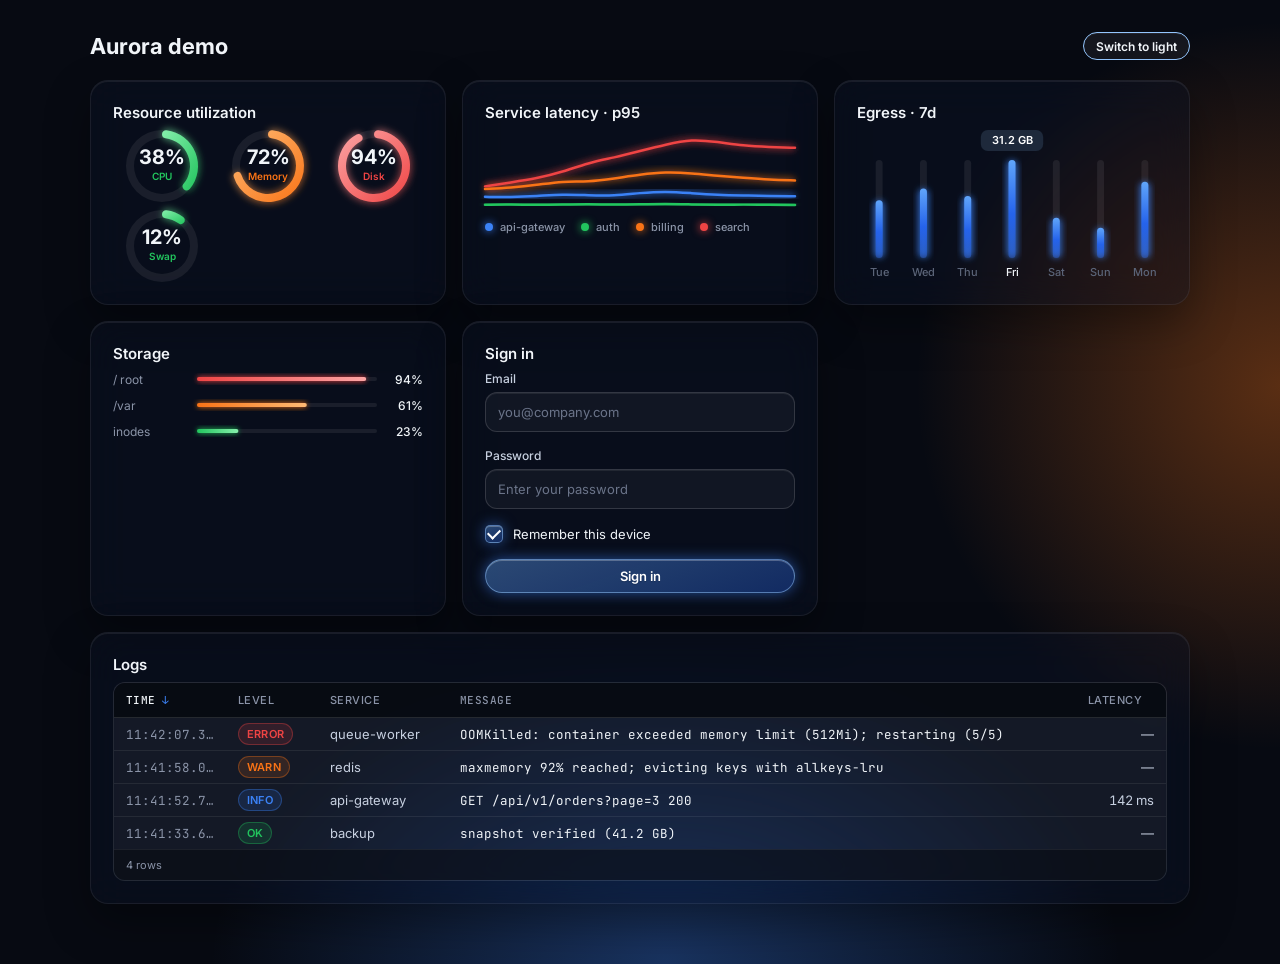
<file: demo/index.html>
<!doctype html>
<html lang="en" data-theme="dark">
<head>
<meta charset="utf-8">
<title>Aurora — demo</title>
<link href="https://fonts.googleapis.com/css2?family=Inter:wght@400;500;600;700&family=JetBrains+Mono:wght@400;500&display=swap" rel="stylesheet">
<link rel="stylesheet" href="../tokens.css">
<link rel="stylesheet" href="../components/bundle.css">
<script src="../components/lib/d3.min.js"></script>
<script src="../components/bundle.js"></script>
<style>
  body { margin: 0; min-height: 100vh; padding: 32px; font-family: var(--font-sans); color: var(--ink); background: var(--surface-000);
    background-image: radial-gradient(560px 560px at 100% 40%, var(--glow-warm), transparent 65%), radial-gradient(700px 460px at 52% 100%, var(--glow-cool), transparent 65%); }
  .grid { display: grid; grid-template-columns: repeat(auto-fit, minmax(min(100%, 300px), 1fr)); gap: 16px; max-width: 1100px; margin: 0 auto; }
  .bar { max-width: 1100px; margin: 0 auto 20px; display: flex; justify-content: space-between; align-items: center; }
  .gauges { display: grid; grid-template-columns: repeat(auto-fit, minmax(72px, 1fr)); justify-items: center; gap: 8px; }
  .stack { display: flex; flex-direction: column; gap: 10px; }
</style>
</head>
<body>
  <div class="bar">
    <h1 style="margin:0;font-size:22px">Aurora demo</h1>
    <button class="au-btn au-btn-sm" id="theme" type="button">Switch to light</button>
  </div>
  <div class="grid">
    <section class="au-card"><h2 class="au-card-title">Resource utilization</h2><div class="gauges"><div id="cpu"></div><div id="mem"></div><div id="disk"></div><div id="swap"></div></div></section>
    <section class="au-card"><h2 class="au-card-title">Service latency · p95</h2><div id="lat"></div></section>
    <section class="au-card"><h2 class="au-card-title">Egress · 7d</h2><div id="egress"></div></section>
    <section class="au-card"><h2 class="au-card-title">Storage</h2><div class="stack"><div id="m1"></div><div id="m2"></div><div id="m3"></div></div></section>
    <section class="au-card"><h2 class="au-card-title">Sign in</h2>
      <form class="au-form" onsubmit="return false">
        <div class="au-field"><label class="au-label" for="email">Email</label><div class="au-control"><input class="au-input" id="email" type="email" placeholder="you@company.com"></div></div>
        <div class="au-field"><label class="au-label" for="pw">Password</label><div class="au-control"><input class="au-input" id="pw" type="password" placeholder="Enter your password"></div></div>
        <label class="au-choice"><input type="checkbox" checked> Remember this device</label>
        <button class="au-btn au-btn-primary au-btn-block" type="submit">Sign in</button>
      </form>
    </section>
    <section class="au-card" style="grid-column: 1 / -1"><h2 class="au-card-title">Logs</h2><div id="logs"></div></section>
  </div>
<script>
  const A = window.Aurora;
  const charts = [];
  function mount() {
    charts.forEach(c => c.destroy()); charts.length = 0;
    charts.push(
      A.RadialProgress('#cpu',  { value: 0.38, size: 72, thickness: 8, status: 'auto', label: '38%', sublabel: 'CPU' }),
      A.RadialProgress('#mem',  { value: 0.72, size: 72, thickness: 8, status: 'auto', label: '72%', sublabel: 'Memory' }),
      A.RadialProgress('#disk', { value: 0.94, size: 72, thickness: 8, status: 'auto', label: '94%', sublabel: 'Disk' }),
      A.RadialProgress('#swap', { value: 0.12, size: 72, thickness: 8, status: 'auto', label: '12%', sublabel: 'Swap' }),
      A.WaveLine('#lat', { height: 80, series: [
        { name: 'api-gateway', status: 'base',    data: [120,118,125,140,132,128,150,162,148,135,130,126,124] },
        { name: 'auth',        status: 'healthy', data: [60,62,58,61,64,60,63,66,62,59,61,60,58] },
        { name: 'billing',     status: 'warning', data: [180,190,210,240,235,260,290,310,300,280,265,250,245] },
        { name: 'search',      status: 'danger',  data: [200,230,260,310,380,420,470,520,560,540,510,500,495] } ] }),
      A.ColumnChart('#egress', { height: 150, format: v => v.toFixed(1) + ' GB', data: [
        { label: 'Tue', value: 18.4 }, { label: 'Wed', value: 22.1 }, { label: 'Thu', value: 19.7 }, { label: 'Fri', value: 31.2 }, { label: 'Sat', value: 12.8 }, { label: 'Sun', value: 9.6 }, { label: 'Mon', value: 24.3 } ] }),
      A.ProgressBar('#m1', { label: '/ root', value: 0.94, status: 'auto', labelWidth: 72 }),
      A.ProgressBar('#m2', { label: '/var',   value: 0.61, status: 'auto', labelWidth: 72 }),
      A.ProgressBar('#m3', { label: 'inodes', value: 0.23, status: 'auto', labelWidth: 72 }),
      A.DataTable('#logs', { maxHeight: 220, rowKey: 'id', sortBy: { key: 'time', dir: 'desc' },
        columns: [
          { key: 'time', label: 'Time', type: 'time', width: 112 }, { key: 'level', label: 'Level', type: 'level', width: 92 },
          { key: 'service', label: 'Service', width: 130 }, { key: 'message', label: 'Message', type: 'mono' },
          { key: 'ms', label: 'Latency', type: 'number', width: 90, format: v => v == null ? '—' : v + ' ms' } ],
        rows: [
          { id: 1, time: '11:42:07.318', level: 'error', service: 'queue-worker', message: 'OOMKilled: container exceeded memory limit (512Mi); restarting (5/5)', ms: null },
          { id: 2, time: '11:41:58.004', level: 'warn',  service: 'redis', message: 'maxmemory 92% reached; evicting keys with allkeys-lru', ms: null },
          { id: 3, time: '11:41:52.771', level: 'info',  service: 'api-gateway', message: 'GET /api/v1/orders?page=3 200', ms: 142 },
          { id: 4, time: '11:41:33.611', level: 'ok',    service: 'backup', message: 'snapshot verified (41.2 GB)', ms: null } ] })
    );
  }
  mount();
  document.getElementById('theme').addEventListener('click', e => {
    const html = document.documentElement, light = html.dataset.theme === 'light';
    html.dataset.theme = light ? 'dark' : 'light';
    e.target.textContent = light ? 'Switch to light' : 'Switch to dark';
    mount(); // charts read tokens at render time
  });
</script>
</body>
</html>
</file>
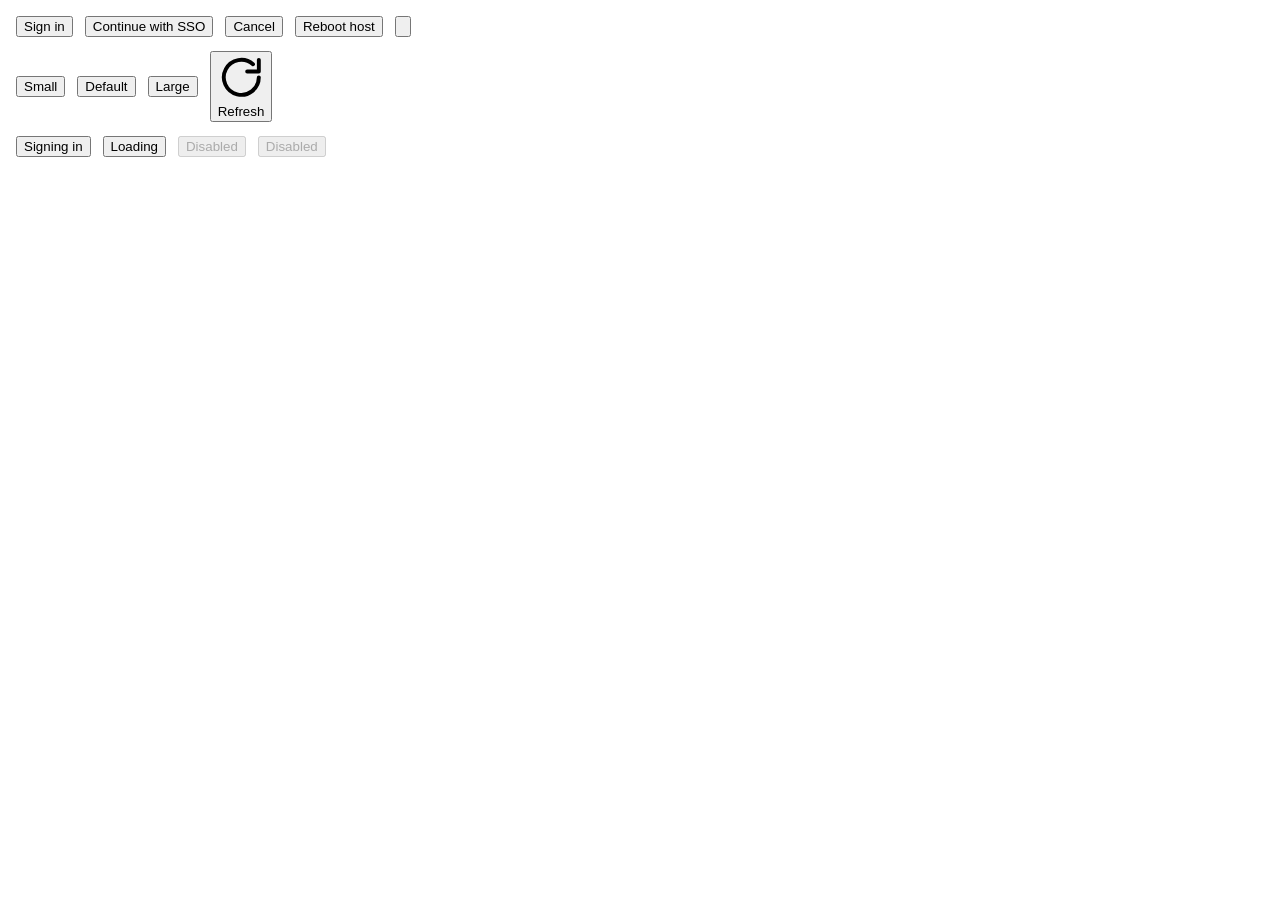
<file: components/Button/preview.html>
<!-- @dsCard group="Forms" height=200 subtitle="Primary · glass (secondary) · ghost · danger — sizes and states" -->
<!doctype html>
<html>
<head><meta charset="utf-8"><title>Button — preview</title>
<style>body{margin:0;background:var(--surface-000);padding:16px;font-family:var(--font-sans)}.row{display:flex;align-items:center;gap:12px;flex-wrap:wrap;margin-bottom:14px}</style></head>
<body>
<div class="row">
  <button class="au-btn au-btn-primary" type="button">Sign in</button>
  <button class="au-btn" type="button">Continue with SSO</button>
  <button class="au-btn au-btn-ghost" type="button">Cancel</button>
  <button class="au-btn au-btn-danger" type="button">Reboot host</button>
  <button class="au-btn au-btn-primary au-btn-icon" type="button" aria-label="Add"><svg viewBox="0 0 24 24" fill="none" stroke="currentColor" stroke-width="2" stroke-linecap="round"><path d="M12 5v14M5 12h14"/></svg></button>
</div>
<div class="row">
  <button class="au-btn au-btn-primary au-btn-sm" type="button">Small</button>
  <button class="au-btn au-btn-primary" type="button">Default</button>
  <button class="au-btn au-btn-primary au-btn-lg" type="button">Large</button>
  <button class="au-btn au-btn-sm" type="button"><svg viewBox="0 0 24 24" fill="none" stroke="currentColor" stroke-width="2" stroke-linecap="round" stroke-linejoin="round"><path d="M21 12a9 9 0 1 1-3-6.7"/><path d="M21 3v6h-6"/></svg>Refresh</button>
</div>
<div class="row">
  <button class="au-btn au-btn-primary au-loading" type="button" aria-busy="true">Signing in</button>
  <button class="au-btn au-loading" type="button" aria-busy="true">Loading</button>
  <button class="au-btn au-btn-primary" type="button" disabled>Disabled</button>
  <button class="au-btn" type="button" disabled>Disabled</button>
</div>
</body>
</html>
</file>
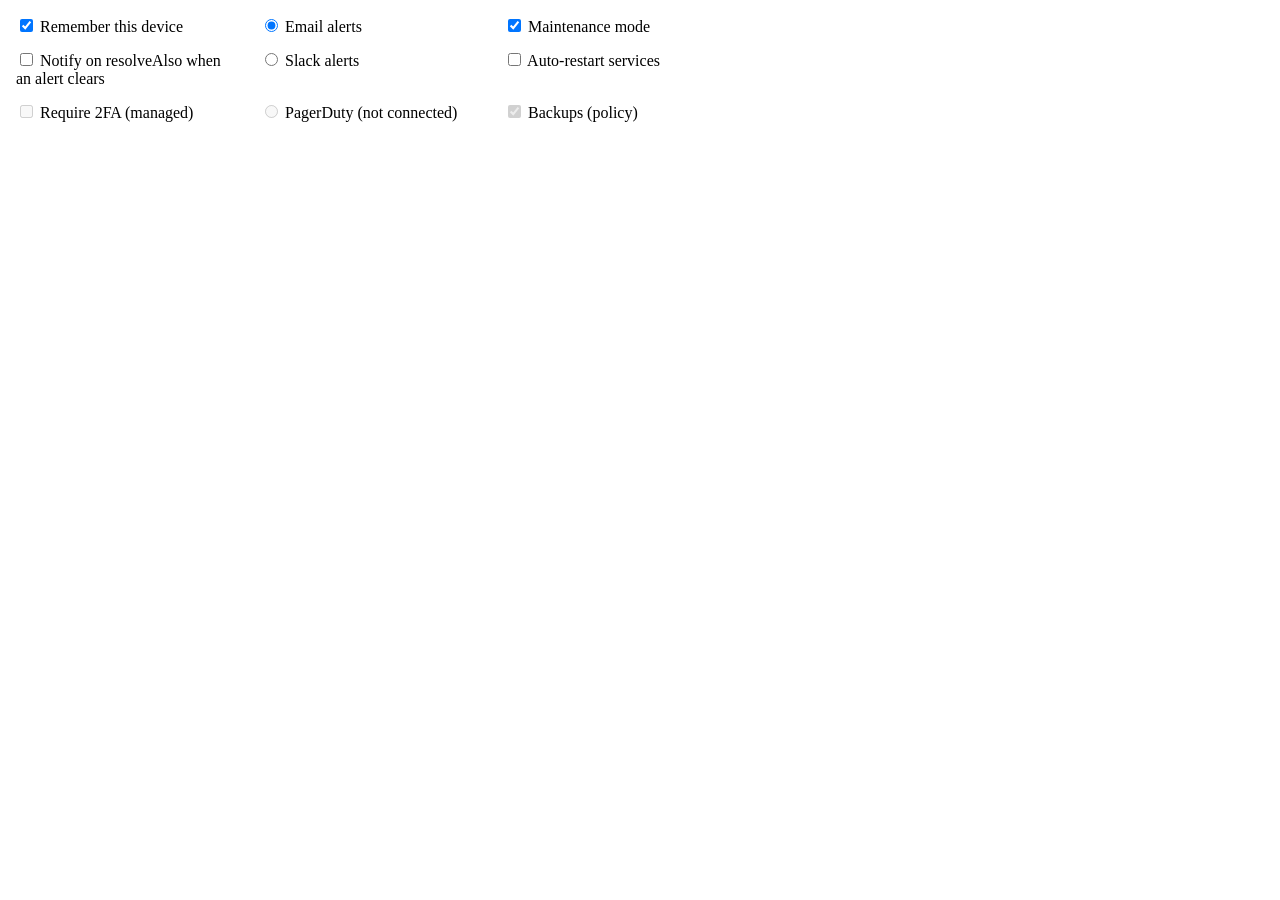
<file: components/Choice/preview.html>
<!-- @dsCard group="Forms" height=150 subtitle="Checkbox · radio · switch, with help text and disabled" -->
<!doctype html>
<html>
<head><meta charset="utf-8"><title>Choice — preview</title>
<style>body{margin:0;background:var(--surface-000);padding:16px;font-family:var(--font-sans)}.grid{display:grid;grid-template-columns:repeat(3,220px);gap:14px 24px;align-items:start}</style></head>
<body>
<div class="grid">
  <label class="au-choice"><input type="checkbox" checked> Remember this device</label>
  <label class="au-choice"><input type="radio" name="r" checked> Email alerts</label>
  <label class="au-choice"><input type="checkbox" class="au-switch" checked> Maintenance mode</label>
  <label class="au-choice"><input type="checkbox"> <span>Notify on resolve<span class="au-help">Also when an alert clears</span></span></label>
  <label class="au-choice"><input type="radio" name="r"> Slack alerts</label>
  <label class="au-choice"><input type="checkbox" class="au-switch"> Auto-restart services</label>
  <label class="au-choice"><input type="checkbox" disabled> Require 2FA (managed)</label>
  <label class="au-choice"><input type="radio" name="r" disabled> PagerDuty (not connected)</label>
  <label class="au-choice"><input type="checkbox" class="au-switch" disabled checked> Backups (policy)</label>
</div>
</body>
</html>
</file>
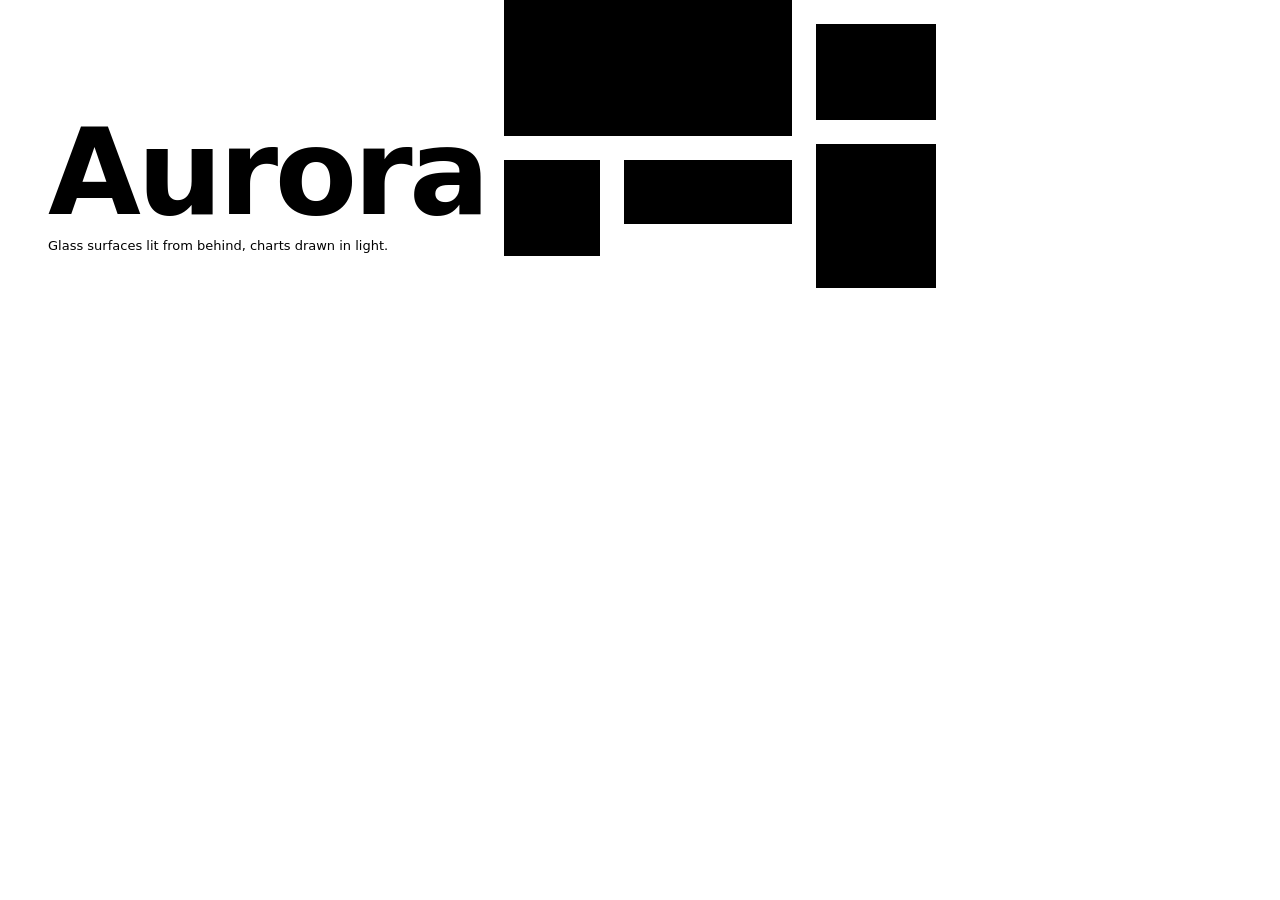
<file: components/Cover/preview.html>
<!-- @dsCard height=288 -->
<!doctype html>
<html>
<head><meta charset="utf-8"><title>Aurora — cover</title>
<style>
  body{margin:0;background:var(--surface-000)}
  .cover{position:relative;width:960px;height:288px;font-family:var(--font-sans,Inter,system-ui,sans-serif)}
  .name{position:absolute;left:48px;bottom:60px;margin:0;font-size:120px;line-height:.92;font-weight:700;letter-spacing:-.03em;color:var(--ink)}
  .tag{position:absolute;left:48px;bottom:34px;margin:0;font-size:13px;line-height:16px;color:var(--ink-muted);max-width:440px}
  svg{position:absolute;inset:0}
  .accent{fill:var(--accent)} .ember{fill:var(--ember)} .violet{fill:var(--violet)} .pale{fill:var(--accent-pale)} .ink{fill:var(--ink-secondary)}
  .ring{fill:none;stroke-width:8;stroke-linecap:round} .ring-pale{stroke:var(--accent-pale)} .ring-ember{stroke:var(--ember-soft)} .ring-ground{stroke:var(--surface-000)}
  .tile{rx:var(--radius-xl)}
</style></head>
<body>
<div class="cover">
  <!--
    blocks: accent 288×160, ember 160×96, violet 96×96, ink-secondary 96×160, accent-pale 160×64 — sides are space-4/space-5/space-6 multiples (96=4×24, 160=10×16, 288=18×16); corners radius-xl (18)
    arrangement: a tall accent slab bleeding off the top edge with ember, violet and pale satellites stepping down to the right; the ink slab anchors the right edge
    pattern: arcs — Aurora's identity mark is the glowing ring, so three quarter-ring arcs (stroke 8 = ring thickness) cut across the blocks in accent-pale, ember-soft and the ground
    scales: pitch 24 (space-6), arc radii 48/72/96 (space-6 multiples), corner radius 18 (radius-xl)
  -->
  <svg viewBox="0 0 960 288" aria-hidden="true">
    <rect class="accent tile" x="504" y="-24" width="288" height="160"/>
    <rect class="ember tile" x="816" y="24" width="120" height="96"/>
    <rect class="violet tile" x="504" y="160" width="96" height="96"/>
    <rect class="pale tile" x="624" y="160" width="168" height="64"/>
    <rect class="ink tile" x="816" y="144" width="120" height="160"/>
    <path class="ring ring-pale" d="M552 136 A96 96 0 0 1 648 40"/>
    <path class="ring ring-ground" d="M696 136 A72 72 0 0 1 768 64"/>
    <path class="ring ring-ember" d="M864 304 A48 48 0 0 1 912 256"/>
  </svg>
  <h1 class="name">Aurora</h1>
  <p class="tag">Glass surfaces lit from behind, charts drawn in light.</p>
</div>
</body>
</html>
</file>
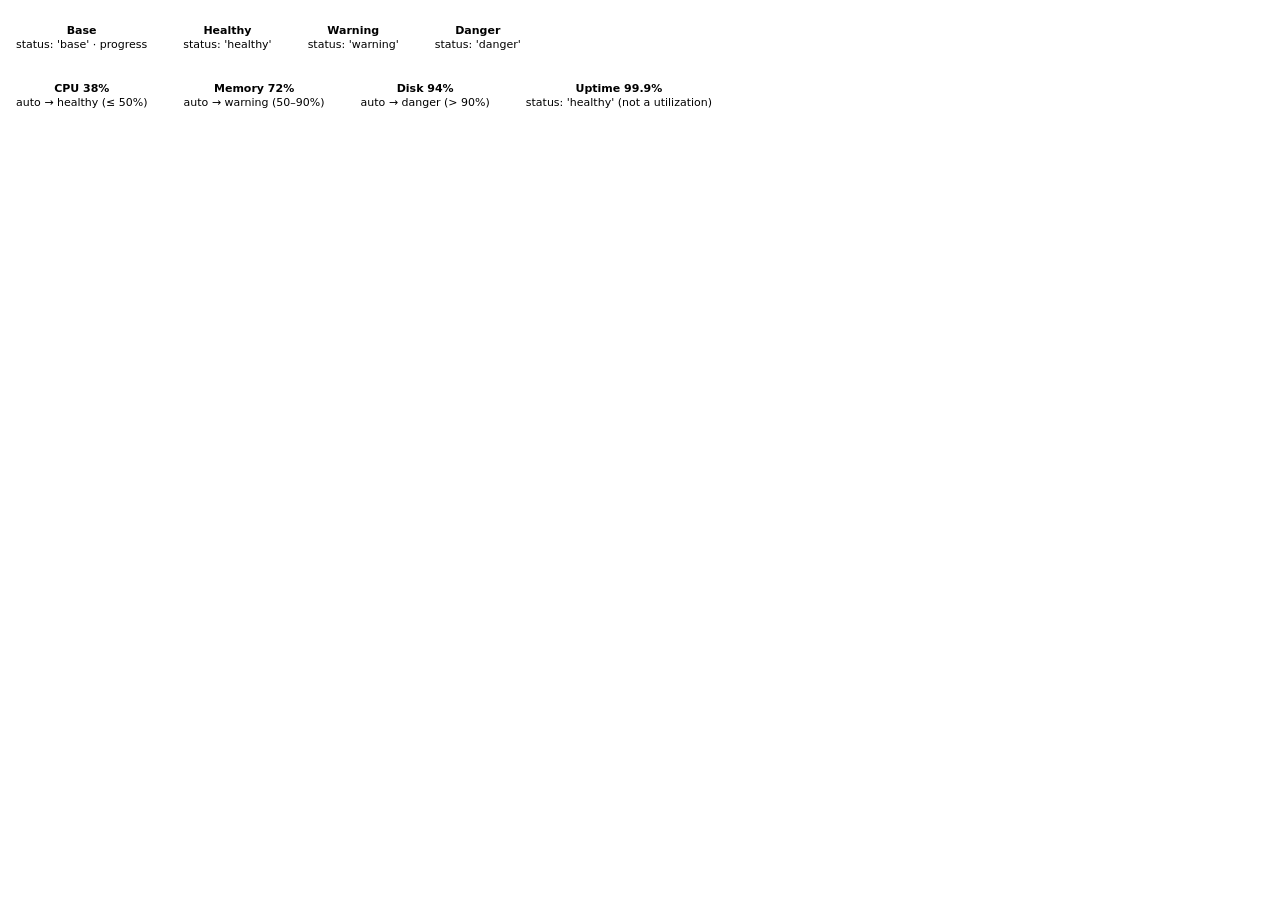
<file: components/RadialProgress/preview.html>
<!-- @dsCard group="Charts" height=330 subtitle="Base ring · the three health states · status 'auto' from utilization thresholds" -->
<!doctype html>
<html>
<head><meta charset="utf-8"><title>RadialProgress — preview</title>
<style>
  body{margin:0;background:var(--surface-000);padding:16px;font-family:var(--font-sans,Inter,system-ui,sans-serif);color:var(--ink)}
  .row{display:flex;align-items:flex-end;gap:36px;margin-bottom:22px}
  .cell{display:flex;flex-direction:column;align-items:center;gap:8px}
  .cap{font-size:11px;color:var(--ink-muted);text-align:center;line-height:14px}
  .cap b{display:block;font-weight:600;color:var(--ink)}
</style></head>
<body>
<div class="row">
  <div class="cell"><div class="au-chart" id="base"></div><div class="cap"><b>Base</b>status: 'base' · progress</div></div>
  <div class="cell"><div class="au-chart" id="healthy"></div><div class="cap"><b>Healthy</b>status: 'healthy'</div></div>
  <div class="cell"><div class="au-chart" id="warning"></div><div class="cap"><b>Warning</b>status: 'warning'</div></div>
  <div class="cell"><div class="au-chart" id="danger"></div><div class="cap"><b>Danger</b>status: 'danger'</div></div>
</div>
<div class="row">
  <div class="cell"><div class="au-chart" id="a1"></div><div class="cap"><b>CPU 38%</b>auto → healthy (≤ 50%)</div></div>
  <div class="cell"><div class="au-chart" id="a2"></div><div class="cap"><b>Memory 72%</b>auto → warning (50–90%)</div></div>
  <div class="cell"><div class="au-chart" id="a3"></div><div class="cap"><b>Disk 94%</b>auto → danger (&gt; 90%)</div></div>
  <div class="cell"><div class="au-chart" id="a4"></div><div class="cap"><b>Uptime 99.9%</b>status: 'healthy' (not a utilization)</div></div>
</div>
<script>
  Aurora.RadialProgress('#base',    { value: 0.78, size: 96, thickness: 8, label: '78%', sublabel: 'Progress' });
  Aurora.RadialProgress('#healthy', { value: 0.38, size: 96, thickness: 8, status: 'healthy', label: '38%', sublabel: 'Healthy' });
  Aurora.RadialProgress('#warning', { value: 0.72, size: 96, thickness: 8, status: 'warning', label: '72%', sublabel: 'Warning' });
  Aurora.RadialProgress('#danger',  { value: 0.94, size: 96, thickness: 8, status: 'danger',  label: '94%', sublabel: 'Danger' });

  Aurora.RadialProgress('#a1', { value: 0.38,  size: 96, thickness: 8, status: 'auto', label: '38%', sublabel: 'CPU' });
  Aurora.RadialProgress('#a2', { value: 0.72,  size: 96, thickness: 8, status: 'auto', label: '72%', sublabel: 'Memory' });
  Aurora.RadialProgress('#a3', { value: 0.94,  size: 96, thickness: 8, status: 'auto', label: '94%', sublabel: 'Disk' });
  Aurora.RadialProgress('#a4', { value: 0.999, size: 96, thickness: 8, status: 'healthy', label: '99.9%', sublabel: 'Uptime' });
</script>
</body>
</html>
</file>
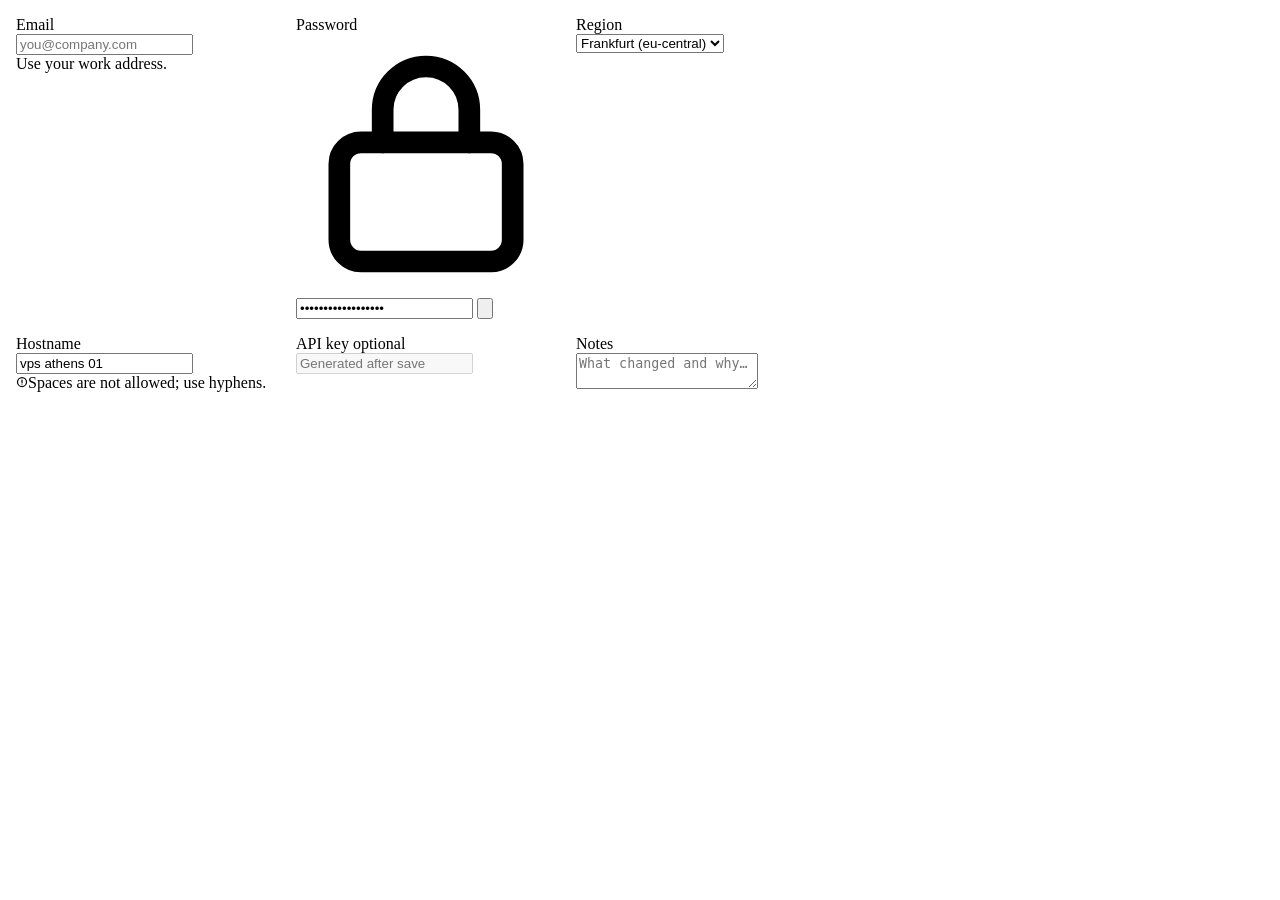
<file: components/TextField/preview.html>
<!-- @dsCard group="Forms" height=330 subtitle="Input · with icon and action · select · textarea · error · disabled" -->
<!doctype html>
<html>
<head><meta charset="utf-8"><title>TextField — preview</title>
<style>body{margin:0;background:var(--surface-000);padding:16px;font-family:var(--font-sans)}.grid{display:grid;grid-template-columns:repeat(3,260px);gap:16px 20px}</style></head>
<body>
<div class="grid">
  <div class="au-field">
    <label class="au-label" for="f1">Email</label>
    <div class="au-control"><input class="au-input" id="f1" type="email" placeholder="you@company.com" autocomplete="email"></div>
    <div class="au-help">Use your work address.</div>
  </div>
  <div class="au-field">
    <label class="au-label" for="f2">Password</label>
    <div class="au-control au-has-icon au-has-action">
      <svg class="au-icon" viewBox="0 0 24 24" fill="none" stroke="currentColor" stroke-width="2" stroke-linecap="round" stroke-linejoin="round" aria-hidden="true"><rect x="4" y="10" width="16" height="11" rx="2"/><path d="M8 10V7a4 4 0 0 1 8 0v3"/></svg>
      <input class="au-input" id="f2" type="password" placeholder="••••••••" value="hunter2-but-longer" autocomplete="current-password">
      <button class="au-action" type="button" aria-label="Show password"><svg viewBox="0 0 24 24" fill="none" stroke="currentColor" stroke-width="2" stroke-linecap="round" stroke-linejoin="round"><path d="M2 12s3.5-6 10-6 10 6 10 6-3.5 6-10 6S2 12 2 12Z"/><circle cx="12" cy="12" r="3"/></svg></button>
    </div>
  </div>
  <div class="au-field">
    <label class="au-label" for="f3">Region</label>
    <div class="au-control au-select-wrap"><select class="au-select" id="f3"><option>Frankfurt (eu-central)</option><option>Athens (eu-south)</option><option>Dublin (eu-west)</option></select></div>
  </div>
  <div class="au-field au-invalid">
    <label class="au-label" for="f4">Hostname</label>
    <div class="au-control"><input class="au-input" id="f4" type="text" value="vps athens 01" aria-invalid="true" aria-describedby="f4h"></div>
    <div class="au-help" id="f4h"><svg width="12" height="12" viewBox="0 0 24 24" fill="none" stroke="currentColor" stroke-width="2.5" stroke-linecap="round" aria-hidden="true"><circle cx="12" cy="12" r="9"/><path d="M12 8v5M12 16h.01"/></svg>Spaces are not allowed; use hyphens.</div>
  </div>
  <div class="au-field">
    <label class="au-label" for="f5">API key <span class="au-optional">optional</span></label>
    <div class="au-control"><input class="au-input" id="f5" type="text" placeholder="Generated after save" disabled></div>
  </div>
  <div class="au-field" style="grid-row:2 / span 2;grid-column:3">
    <label class="au-label" for="f6">Notes</label>
    <div class="au-control"><textarea class="au-textarea" id="f6" placeholder="What changed and why…" style="min-height:100%"></textarea></div>
  </div>
</div>
</body>
</html>
</file>
<file: tokens.css>
/* Aurora — compiled from tokens.json */
:root, [data-theme="dark"] {
  --surface-000: #070a12;
  --surface-100: #0e14246b;
  --surface-200: #ffffff0d;
  --surface-300: #ffffff14;
  --border-100: #ffffff12;
  --border-200: #ffffff1f;
  --highlight: #ffffff12;
  --ink: #f1f5f9;
  --ink-secondary: #c7d0e0;
  --ink-muted: #8b94a8;
  --ink-faint: #5b6478;
  --base: #3b82f6;
  --base-strong: #2563eb;
  --base-soft: #60a5fa;
  --base-pale: #93c5fd;
  --healthy: #22c55e;
  --healthy-soft: #86efac;
  --warning: #f97316;
  --warning-soft: #fdba74;
  --danger: #ef4444;
  --danger-soft: #fca5a5;
  --accent: var(--base);
  --accent-strong: var(--base-strong);
  --accent-soft: var(--base-soft);
  --accent-pale: var(--base-pale);
  --violet: #a855f7;
  --ember: var(--warning);
  --ember-soft: var(--warning-soft);
  --action-fill: #60a5fa66;
  --action-fill-strong: #2563eb59;
  --action-rim: #93c5fd80;
  --action-sheen: #ffffff40;
  --danger-fill: #f8717166;
  --danger-fill-strong: #dc262659;
  --danger-rim: #fca5a580;
  --field-bg: #ffffff0a;
  --field-border: #ffffff24;
  --field-border-hover: #ffffff3d;
  --focus-ring: #3b82f666;
  --ink-placeholder: #6b7489;
  --ink-disabled: #4b5567;
  --track: #ffffff12;
  --tooltip-bg: #1e293b;
  --ink-on-tooltip: #ffffff;
  --ink-on-accent: #ffffff;
  --glow-warm: #f9731657;
  --glow-cool: #3b82f657;
  --glow-violet: #a855f724;
  --glow-accent: 0 0 14px rgba(59, 130, 246, 0.55);
  --glow-ember: 0 0 18px rgba(249, 115, 22, 0.45);
  --lift: 0 18px 44px rgba(0, 0, 0, 0.35);
  --edge: inset 0 1px 0 rgba(255, 255, 255, 0.07);
}
[data-theme="light"] {
  --surface-000: #f2f6fc;
  --surface-100: #ffffffb8;
  --surface-200: #2563eb12;
  --surface-300: #2563eb1f;
  --border-100: #ffffffcc;
  --border-200: #2563eb1a;
  --highlight: #fffffff2;
  --ink: #0b1a3a;
  --ink-secondary: #44557a;
  --ink-muted: #64758f;
  --ink-faint: #94a4bf;
  --base: #3b82f6;
  --base-strong: #1d4ed8;
  --base-soft: #60a5fa;
  --base-pale: #93c5fd;
  --healthy: #16a34a;
  --healthy-soft: #4ade80;
  --warning: #ea580c;
  --warning-soft: #fb923c;
  --danger: #dc2626;
  --danger-soft: #f87171;
  --accent: var(--base);
  --accent-strong: var(--base-strong);
  --accent-soft: var(--base-soft);
  --accent-pale: var(--base-pale);
  --violet: #a855f7;
  --ember: var(--warning);
  --ember-soft: var(--warning-soft);
  --action-fill: #3b82f6e6;
  --action-fill-strong: #1d4ed8f2;
  --action-rim: #93c5fdcc;
  --action-sheen: #ffffff59;
  --danger-fill: #ef4444e6;
  --danger-fill-strong: #b91c1cf2;
  --danger-rim: #fca5a5cc;
  --field-bg: #ffffffd9;
  --field-border: #2563eb2e;
  --field-border-hover: #2563eb52;
  --focus-ring: #3b82f659;
  --ink-placeholder: #8a97b0;
  --ink-disabled: #a8b3c7;
  --track: #2563eb1a;
  --tooltip-bg: #0f172a;
  --ink-on-tooltip: #ffffff;
  --ink-on-accent: #ffffff;
  --glow-warm: #fdba7461;
  --glow-cool: #7db4ff80;
  --glow-violet: #bae6fd66;
  --glow-accent: 0 0 14px rgba(59, 130, 246, 0.55);
  --glow-ember: 0 0 18px rgba(249, 115, 22, 0.45);
  --lift: none;
  --edge: inset 0 1px 0 rgba(255, 255, 255, 0.07);
}
:root {
  --space-1: 4px;
  --space-2: 8px;
  --space-3: 12px;
  --space-4: 16px;
  --space-5: 22px;
  --space-6: 24px;
  --radius-sm: 7px;
  --radius-md: 12px;
  --radius-lg: 14px;
  --radius-xl: 18px;
  --radius-2xl: 20px;
  --radius-pill: 999px;
  --font-sans: Inter, ui-sans-serif, system-ui, -apple-system, sans-serif;
  --font-mono: "JetBrains Mono", ui-monospace, SFMono-Regular, Menlo, Consolas, monospace;
}
.number-xl { font-family: var(--font-sans); font-size: 44px; line-height: 44px; font-weight: 700; letter-spacing: -0.03em; }
.number-lg { font-family: var(--font-sans); font-size: 32px; line-height: 32px; font-weight: 600; letter-spacing: -0.02em; }
.display { font-family: var(--font-sans); font-size: 28px; line-height: 34px; font-weight: 700; letter-spacing: -0.01em; }
.number-md { font-family: var(--font-sans); font-size: 26px; line-height: 30px; font-weight: 600; }
.number-sm { font-family: var(--font-sans); font-size: 20px; line-height: 24px; font-weight: 600; }
.title { font-family: var(--font-sans); font-size: 15px; line-height: 20px; font-weight: 600; }
.body { font-family: var(--font-sans); font-size: 13px; line-height: 20px; font-weight: 400; }
.caption { font-family: var(--font-sans); font-size: 12px; line-height: 16px; font-weight: 400; }
.label { font-family: var(--font-sans); font-size: 11px; line-height: 14px; font-weight: 500; }
.overline { font-family: var(--font-sans); font-size: 10px; line-height: 12px; font-weight: 500; letter-spacing: 0.06em; }
.mono-body { font-family: var(--font-mono); font-size: 12.5px; line-height: 18px; font-weight: 400; }
.mono-caption { font-family: var(--font-mono); font-size: 11px; line-height: 14px; font-weight: 500; }
</file>
<file: components/bundle.css>
/* Aurora — chart bundle styles. Loaded after tokens.css. */
.au-svg { display: block; overflow: visible; }
.au-chart { position: relative; }
.au-chart, .au-bar-row { font-family: var(--font-sans, Inter, system-ui, sans-serif); color: var(--ink); }

/* The glass card every chart lives in. Consumers may use their own; this is the reference recipe. */
.au-card {
  position: relative;
  padding: var(--space-5, 22px);
  border-radius: var(--radius-xl, 18px);
  overflow: hidden; /* contain chart glow halos (au-svg overflow is visible) within the card */
  background: var(--surface-100);
  border: 1px solid var(--border-100);
  box-shadow: var(--edge), var(--lift);
  -webkit-backdrop-filter: blur(18px) saturate(140%);
  backdrop-filter: blur(18px) saturate(140%);
  color: var(--ink);
  font-family: var(--font-sans, Inter, system-ui, sans-serif);
}
.au-card-title { font-size: 15px; font-weight: 600; margin: 0 0 var(--space-2, 8px); color: var(--ink); }
.au-caption { font-size: 12px; color: var(--ink-muted); }

/* Glass button used by the timer */
.au-btn {
  display: inline-flex; align-items: center; gap: 8px; height: 34px; padding: 0 20px;
  border-radius: var(--radius-pill, 999px);
  border: 1px solid var(--accent-pale);
  background: var(--surface-200);
  color: var(--ink); font: 600 13px var(--font-sans, Inter, system-ui, sans-serif);
  box-shadow: var(--edge);
  cursor: pointer;
}
.au-btn:hover { background: var(--surface-300); }
.au-btn:focus-visible { outline: 2px solid var(--accent); outline-offset: 2px; }

/* ---- DataTable ---- */
.au-table { position: relative; border: 1px solid var(--border-100); border-radius: var(--radius-md, 12px); overflow: hidden; background: var(--surface-200); font-family: var(--font-sans, Inter, system-ui, sans-serif); color: var(--ink); }
.au-table-scroll { overflow: auto; }
.au-tbl { width: 100%; border-collapse: separate; border-spacing: 0; table-layout: fixed; font-size: 13px; }
.au-tbl thead th { position: sticky; top: 0; z-index: 1; text-align: left; font-size: 11px; font-weight: 500; letter-spacing: .04em; text-transform: uppercase; color: var(--ink-muted); padding: 0 12px; height: 34px; white-space: nowrap; background: color-mix(in srgb, var(--surface-000) 92%, transparent); border-bottom: 1px solid var(--border-200); }
.au-th-btn { all: unset; cursor: pointer; display: inline-flex; align-items: center; gap: 6px; height: 34px; color: inherit; }
.au-th-btn:hover { color: var(--ink); }
.au-th-btn:focus-visible { outline: 2px solid var(--base); outline-offset: -2px; border-radius: 4px; }
.au-sorted .au-th-btn { color: var(--ink); }
.au-sort-ind { font-size: 11px; color: var(--base); min-width: 8px; }
.au-td { padding: 0 12px; height: 32px; border-bottom: 1px solid var(--border-100); white-space: nowrap; overflow: hidden; text-overflow: ellipsis; vertical-align: middle; color: var(--ink-secondary); }
.au-table-comfortable .au-td { height: 40px; }
.au-row:last-child .au-td { border-bottom: 0; }
.au-row:hover .au-td { background: var(--surface-200); }
.au-table-zebra .au-row:nth-child(even) .au-td { background: color-mix(in srgb, var(--surface-200) 50%, transparent); }
.au-row:focus-visible { outline: 2px solid var(--base); outline-offset: -2px; }
.au-type-mono, .au-type-time { font-family: var(--font-mono, ui-monospace, Menlo, Consolas, monospace); font-size: 12.5px; }
.au-type-time { color: var(--ink-muted); font-variant-numeric: tabular-nums; }
.au-td.au-type-text:first-child, .au-td.au-type-mono { color: var(--ink); }
.au-type-number, .au-align-right { text-align: right; font-variant-numeric: tabular-nums; }
.au-align-center { text-align: center; }
.au-empty { padding: 28px 12px; text-align: center; color: var(--ink-muted); font-size: 13px; }
.au-table-foot { padding: 8px 12px; font-size: 11px; color: var(--ink-muted); border-top: 1px solid var(--border-100); background: color-mix(in srgb, var(--surface-000) 60%, transparent); }
.au-visually-hidden { position: absolute; width: 1px; height: 1px; overflow: hidden; clip: rect(0 0 0 0); white-space: nowrap; }
.au-caption { caption-side: top; text-align: left; font-size: 12px; color: var(--ink-muted); padding: 8px 12px; }

/* Badges and dots from the color roles */
.au-badge { display: inline-flex; align-items: center; height: 20px; padding: 0 8px; border-radius: var(--radius-pill, 999px); font-size: 11px; font-weight: 600; letter-spacing: .02em; text-transform: uppercase; border: 1px solid transparent; }
.au-badge.au-role-base    { color: var(--base);    background: color-mix(in srgb, var(--base) 14%, transparent);    border-color: color-mix(in srgb, var(--base) 35%, transparent); }
.au-badge.au-role-healthy { color: var(--healthy); background: color-mix(in srgb, var(--healthy) 14%, transparent); border-color: color-mix(in srgb, var(--healthy) 35%, transparent); }
.au-badge.au-role-warning { color: var(--warning); background: color-mix(in srgb, var(--warning) 14%, transparent); border-color: color-mix(in srgb, var(--warning) 35%, transparent); }
.au-badge.au-role-danger  { color: var(--danger);  background: color-mix(in srgb, var(--danger) 14%, transparent);  border-color: color-mix(in srgb, var(--danger) 35%, transparent); }
.au-badge.au-role-muted   { color: var(--ink-muted); background: var(--surface-200); border-color: var(--border-200); }
.au-status { display: inline-flex; align-items: center; gap: 8px; }
.au-dot { width: 8px; height: 8px; border-radius: 999px; display: inline-block; }
.au-dot.au-role-base    { background: var(--base);    box-shadow: 0 0 8px var(--base); }
.au-dot.au-role-healthy { background: var(--healthy); box-shadow: 0 0 8px var(--healthy); }
.au-dot.au-role-warning { background: var(--warning); box-shadow: 0 0 8px var(--warning); }
.au-dot.au-role-danger  { background: var(--danger);  box-shadow: 0 0 8px var(--danger); }
.au-dot.au-role-muted   { background: var(--ink-faint); }

/* ---- Buttons ---- */
.au-btn { position: relative; justify-content: center; white-space: nowrap; user-select: none; transition: background .15s, box-shadow .15s, transform .05s; }
.au-btn:active:not(:disabled) { transform: translateY(1px); }
.au-btn:focus-visible { outline: none; border-color: var(--base); box-shadow: var(--edge), 0 0 0 3px var(--focus-ring); }
.au-btn:disabled, .au-btn[aria-disabled="true"] { cursor: not-allowed; color: var(--ink-disabled); background: var(--surface-200); border-color: var(--border-100); box-shadow: none; }
.au-btn-primary { background: linear-gradient(160deg, var(--action-fill), var(--action-fill-strong)); border-color: var(--action-rim); color: var(--ink-on-accent); box-shadow: inset 0 1px 0 var(--action-sheen), var(--glow-accent); text-shadow: 0 1px 1px rgba(0,0,0,.18); }
.au-btn-primary:hover:not(:disabled) { background: linear-gradient(160deg, color-mix(in srgb, var(--action-fill) 100%, var(--base) 25%), var(--action-fill-strong)); box-shadow: inset 0 1px 0 var(--action-sheen), 0 0 18px color-mix(in srgb, var(--base) 65%, transparent); }
.au-btn-danger { background: linear-gradient(160deg, var(--danger-fill), var(--danger-fill-strong)); border-color: var(--danger-rim); color: var(--ink-on-accent); box-shadow: inset 0 1px 0 var(--action-sheen), 0 0 14px color-mix(in srgb, var(--danger) 50%, transparent); text-shadow: 0 1px 1px rgba(0,0,0,.18); }
.au-btn-danger:hover:not(:disabled) { background: linear-gradient(160deg, color-mix(in srgb, var(--danger-fill) 100%, var(--danger) 25%), var(--danger-fill-strong)); }
.au-btn-ghost { background: transparent; border-color: transparent; box-shadow: none; color: var(--ink-secondary); }
.au-btn-ghost:hover:not(:disabled) { background: var(--surface-200); color: var(--ink); }
.au-btn-sm { height: 28px; padding: 0 12px; font-size: 12px; gap: 6px; }
.au-btn-lg { height: 42px; padding: 0 24px; font-size: 14px; }
.au-btn-block { display: flex; width: 100%; }
.au-btn-icon { width: 34px; padding: 0; }
.au-btn-sm.au-btn-icon { width: 28px; } .au-btn-lg.au-btn-icon { width: 42px; }
.au-btn svg { width: 16px; height: 16px; flex: 0 0 auto; }
.au-btn.au-loading { color: transparent !important; pointer-events: none; }
.au-btn.au-loading::after { content: ""; position: absolute; width: 16px; height: 16px; border-radius: 50%; border: 2px solid rgba(255,255,255,.35); border-top-color: #fff; animation: au-spin .7s linear infinite; }
.au-btn-ghost.au-loading::after, .au-btn.au-loading:not(.au-btn-primary):not(.au-btn-danger)::after { border-color: var(--border-200); border-top-color: var(--base); }
@keyframes au-spin { to { transform: rotate(360deg); } }

/* ---- Fields ---- */
.au-field { display: flex; flex-direction: column; gap: 6px; font-family: var(--font-sans, Inter, system-ui, sans-serif); color: var(--ink); min-width: 0; }
.au-label { font-size: 12px; font-weight: 500; color: var(--ink-secondary); display: flex; justify-content: space-between; align-items: baseline; gap: 8px; }
.au-label .au-optional { font-weight: 400; color: var(--ink-muted); }
.au-control { position: relative; display: flex; align-items: center; }
.au-input, .au-select, .au-textarea {
  width: 100%; min-width: 0; height: 40px; padding: 0 12px; box-sizing: border-box;
  border-radius: var(--radius-md, 12px); border: 1px solid var(--field-border); background: var(--field-bg);
  color: var(--ink); font: 400 13px/1 var(--font-sans, Inter, system-ui, sans-serif); box-shadow: var(--edge);
  outline: none; transition: border-color .15s, box-shadow .15s; appearance: none; -webkit-appearance: none;
}
.au-textarea { height: auto; min-height: 96px; padding: 11px 12px; line-height: 20px; resize: vertical; }
.au-input::placeholder, .au-textarea::placeholder { color: var(--ink-placeholder); }
.au-input:hover, .au-select:hover, .au-textarea:hover { border-color: var(--field-border-hover); }
.au-input:focus, .au-select:focus, .au-textarea:focus { border-color: var(--base); box-shadow: var(--edge), 0 0 0 3px var(--focus-ring); }
.au-input:disabled, .au-select:disabled, .au-textarea:disabled { color: var(--ink-disabled); background: var(--surface-200); border-color: var(--border-100); cursor: not-allowed; box-shadow: none; }
.au-input:disabled::placeholder { color: var(--ink-disabled); }
.au-control.au-has-icon .au-input { padding-left: 38px; }
.au-control.au-has-action .au-input { padding-right: 40px; }
.au-control .au-icon { position: absolute; left: 12px; width: 16px; height: 16px; color: var(--ink-muted); pointer-events: none; }
.au-control .au-action { position: absolute; right: 6px; width: 28px; height: 28px; display: flex; align-items: center; justify-content: center; border: 0; border-radius: 8px; background: transparent; color: var(--ink-muted); cursor: pointer; }
.au-control .au-action:hover { background: var(--surface-200); color: var(--ink); }
.au-control .au-action:focus-visible { outline: none; box-shadow: 0 0 0 3px var(--focus-ring); }
.au-control .au-action svg { width: 16px; height: 16px; }
.au-select-wrap::after { content: ""; position: absolute; right: 14px; width: 7px; height: 7px; border-right: 1.5px solid var(--ink-muted); border-bottom: 1.5px solid var(--ink-muted); transform: rotate(45deg) translateY(-2px); pointer-events: none; }
.au-select { padding-right: 36px; cursor: pointer; }
.au-select option { background: var(--tooltip-bg); color: var(--ink-on-tooltip); }
.au-help { font-size: 12px; color: var(--ink-muted); line-height: 16px; }
.au-field.au-invalid .au-input, .au-field.au-invalid .au-select, .au-field.au-invalid .au-textarea { border-color: color-mix(in srgb, var(--danger) 70%, var(--field-border)); background: color-mix(in srgb, var(--danger) 7%, var(--field-bg)); box-shadow: var(--edge), 0 0 10px color-mix(in srgb, var(--danger) 18%, transparent); }
.au-field.au-invalid .au-input:focus, .au-field.au-invalid .au-select:focus, .au-field.au-invalid .au-textarea:focus { border-color: var(--danger); box-shadow: var(--edge), 0 0 0 3px color-mix(in srgb, var(--danger) 30%, transparent), 0 0 12px color-mix(in srgb, var(--danger) 25%, transparent); }
.au-field.au-invalid .au-help, .au-error { color: var(--danger); display: flex; align-items: center; gap: 6px; }
.au-field.au-valid .au-input, .au-field.au-valid .au-select, .au-field.au-valid .au-textarea { border-color: color-mix(in srgb, var(--healthy) 70%, var(--field-border)); background: color-mix(in srgb, var(--healthy) 7%, var(--field-bg)); box-shadow: var(--edge), 0 0 10px color-mix(in srgb, var(--healthy) 18%, transparent); }
.au-field.au-valid .au-input:focus, .au-field.au-valid .au-select:focus, .au-field.au-valid .au-textarea:focus { border-color: var(--healthy); box-shadow: var(--edge), 0 0 0 3px color-mix(in srgb, var(--healthy) 30%, transparent), 0 0 12px color-mix(in srgb, var(--healthy) 25%, transparent); }
.au-field.au-valid .au-help { color: var(--healthy); }

/* ---- Choice controls ---- */
.au-choice { display: inline-flex; align-items: center; gap: 10px; font: 400 13px/18px var(--font-sans, Inter, system-ui, sans-serif); color: var(--ink); cursor: pointer; user-select: none; }
.au-choice input { appearance: none; -webkit-appearance: none; margin: 0; flex: 0 0 auto; width: 18px; height: 18px; border-radius: 5px; border: 1.5px solid var(--field-border-hover); background: var(--field-bg); display: inline-grid; place-content: center; cursor: pointer; transition: background .15s, border-color .15s, box-shadow .15s; }
.au-choice input[type="radio"] { border-radius: 50%; }
.au-choice input::before { content: ""; width: 10px; height: 6px; border-left: 2px solid var(--ink-on-accent); border-bottom: 2px solid var(--ink-on-accent); transform: rotate(-45deg) translate(1px, -1px) scale(0); transition: transform .12s; }
.au-choice input[type="radio"]::before { width: 8px; height: 8px; border: 0; border-radius: 50%; background: var(--ink-on-accent); transform: scale(0); }
.au-choice input:checked { background: linear-gradient(160deg, var(--action-fill), var(--action-fill-strong)); border-color: var(--action-rim); box-shadow: inset 0 1px 0 var(--action-sheen), var(--glow-accent); }
.au-choice input:checked::before { transform: rotate(-45deg) translate(1px, -1px) scale(1); }
.au-choice input[type="radio"]:checked::before { transform: scale(1); }
.au-choice input:focus-visible { outline: none; box-shadow: 0 0 0 3px var(--focus-ring); }
.au-choice input:disabled { border-color: var(--border-100); background: var(--surface-200); cursor: not-allowed; }
.au-choice:has(input:disabled) { color: var(--ink-disabled); cursor: not-allowed; }
.au-choice .au-help { display: block; margin-top: 2px; }
.au-switch { appearance: none; -webkit-appearance: none; width: 36px !important; height: 20px !important; border-radius: 999px !important; border: 1px solid var(--field-border-hover); background: var(--surface-300); position: relative; cursor: pointer; transition: background .15s, border-color .15s; }
.au-switch::before { content: ""; position: absolute; top: 2px; left: 2px; width: 14px; height: 14px; border-radius: 50%; background: var(--ink-secondary); transition: transform .15s, background .15s; transform: none !important; border: 0 !important; }
.au-switch:checked { background: linear-gradient(160deg, var(--action-fill), var(--action-fill-strong)); border-color: var(--action-rim); box-shadow: inset 0 1px 0 var(--action-sheen), var(--glow-accent); }
.au-switch:checked::before { transform: translateX(16px) !important; background: var(--ink-on-accent); }
.au-switch:focus-visible { outline: none; box-shadow: 0 0 0 3px var(--focus-ring); }

/* ---- Form layout helpers ---- */
.au-form { display: flex; flex-direction: column; gap: 16px; }
.au-form-row { display: grid; grid-template-columns: repeat(2, minmax(0, 1fr)); gap: 12px; }
.au-divider { display: flex; align-items: center; gap: 12px; font-size: 11px; color: var(--ink-muted); text-transform: uppercase; letter-spacing: .06em; }
.au-divider::before, .au-divider::after { content: ""; flex: 1; height: 1px; background: var(--border-200); }
.au-link { color: var(--base); text-decoration: none; font-weight: 500; }
.au-link:hover { color: var(--base-strong); text-decoration: underline; }
</file>
